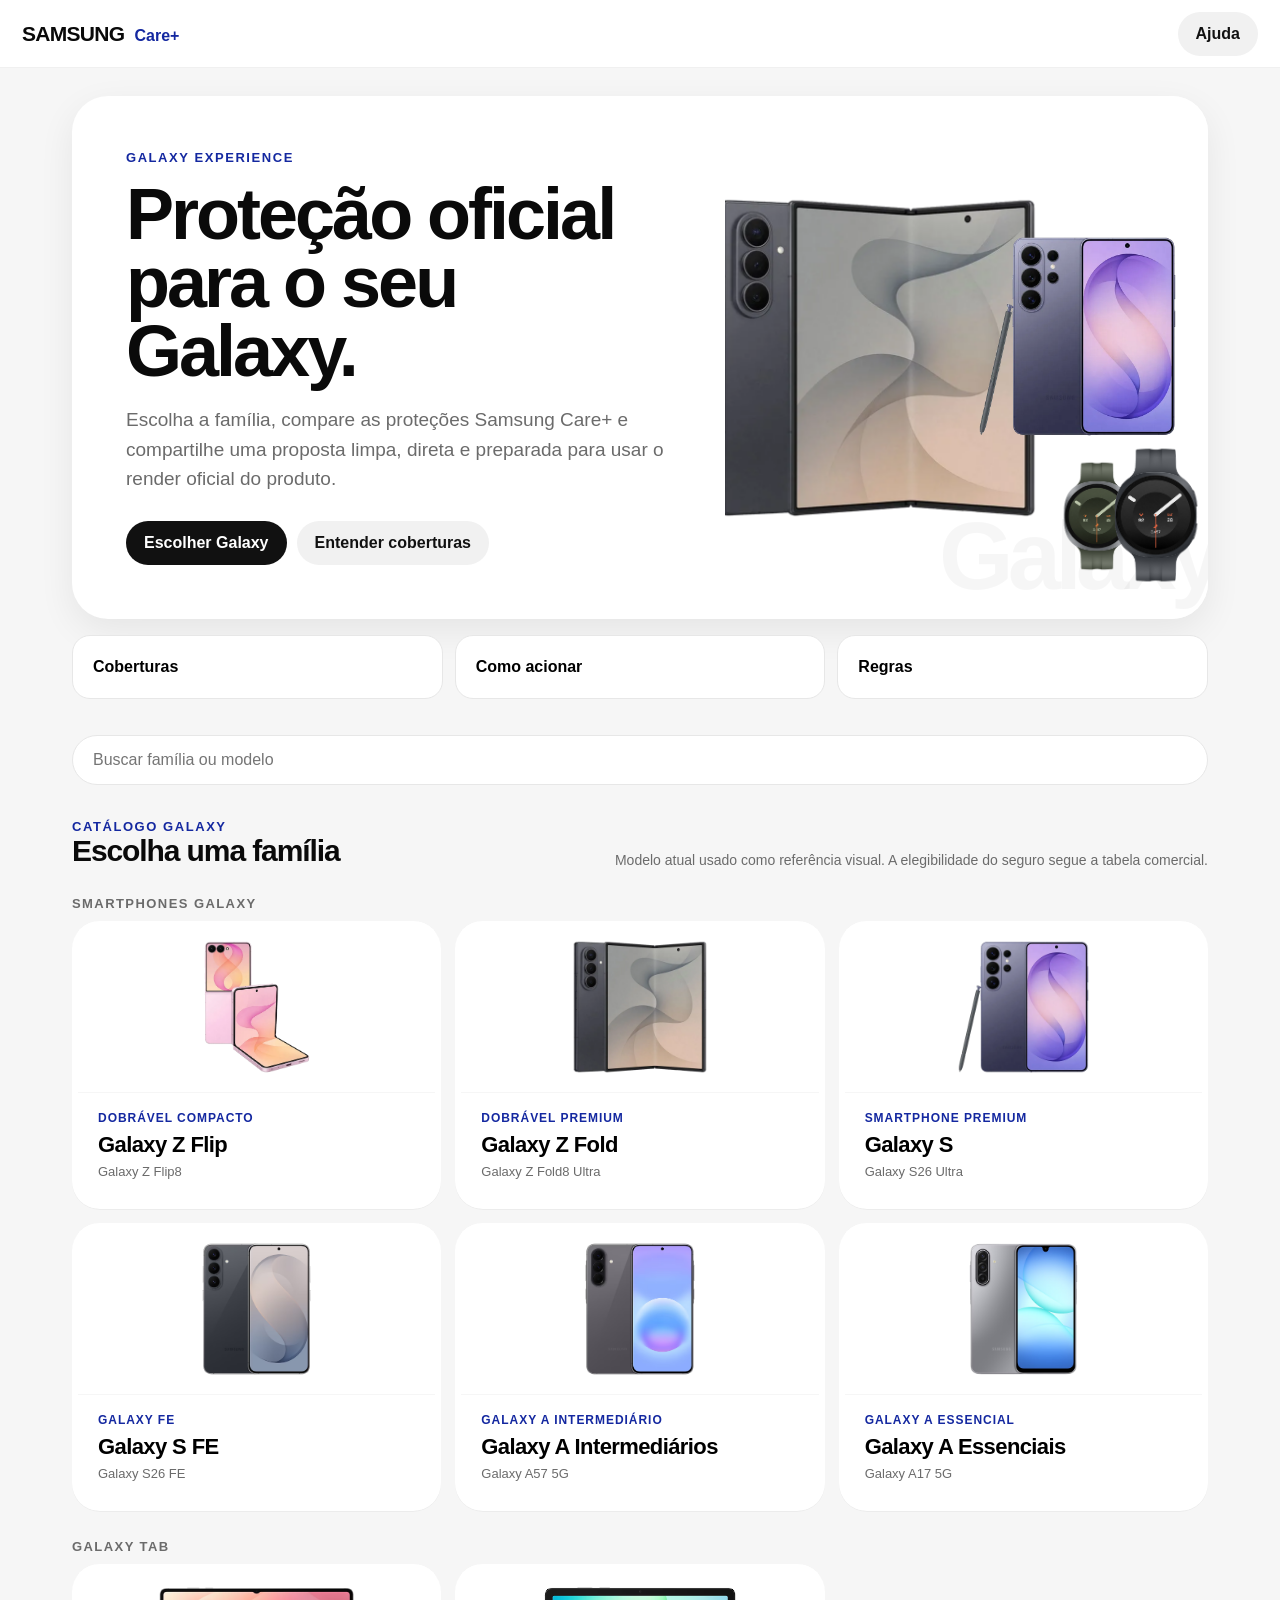
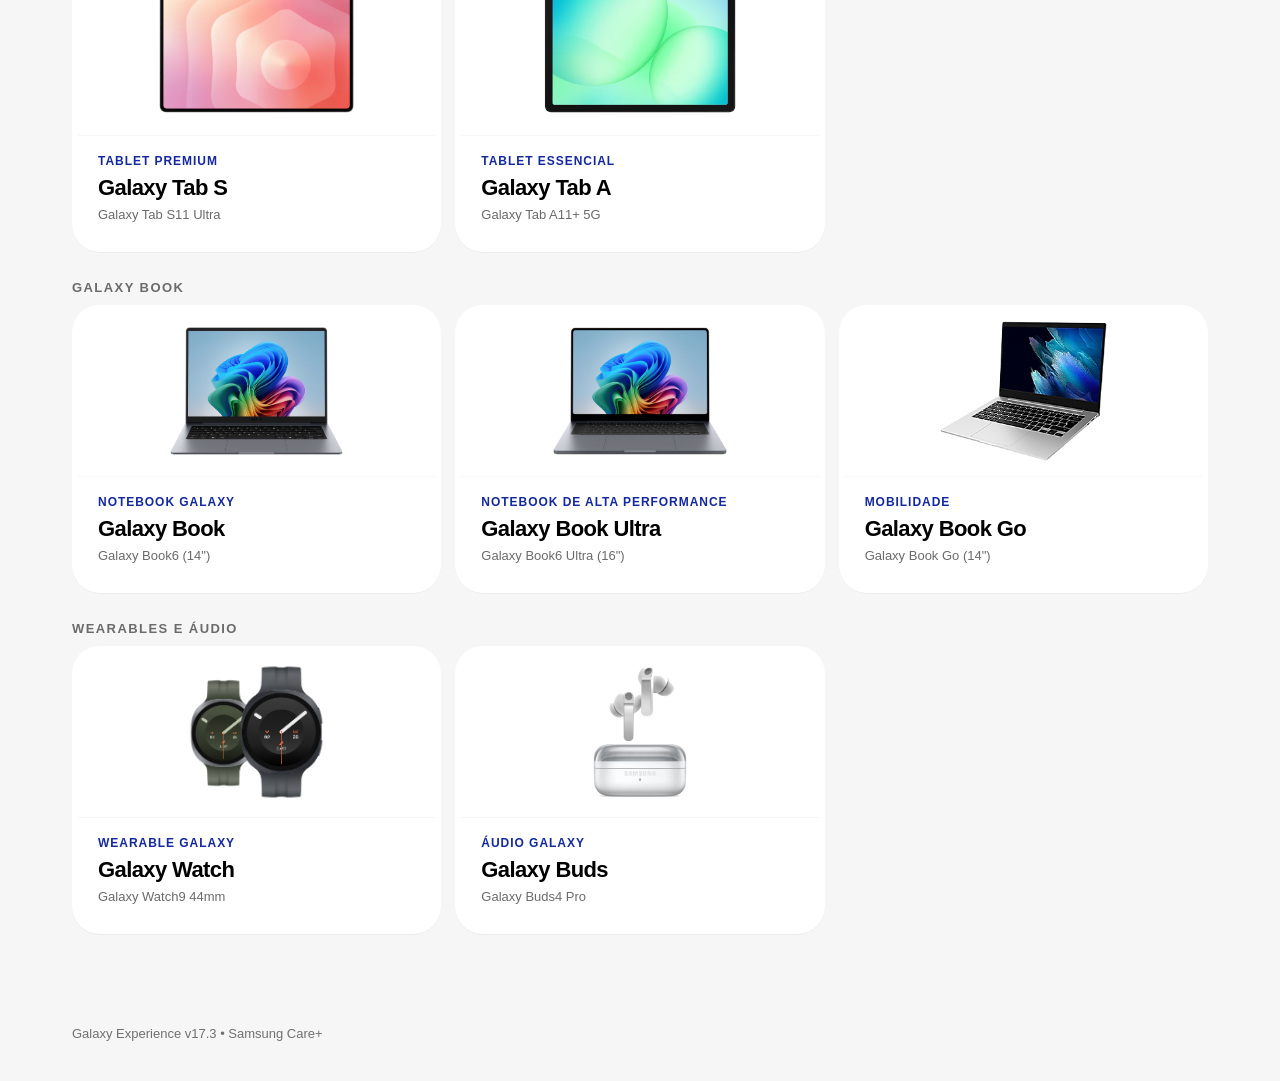
<file: index.html>
<!doctype html><html lang="pt-BR"><head><meta charset="utf-8"><meta name="viewport" content="width=device-width,initial-scale=1,viewport-fit=cover"><meta name="theme-color" content="#ffffff"><meta name="apple-mobile-web-app-capable" content="yes"><meta name="apple-mobile-web-app-status-bar-style" content="default"><title>Samsung Care+ Galaxy Experience</title><link rel="manifest" href="manifest.webmanifest"><link rel="apple-touch-icon" href="assets/icons/apple-touch-icon.png"><link rel="stylesheet" href="styles/app.css"></head><body><div class="app-shell"><header class="topbar"><div class="brand"><b>SAMSUNG</b><span>Care+</span></div><div class="top-actions"><button class="icon-btn" id="homeBtn" type="button" hidden>Início</button><button class="icon-btn" id="infoBtn" type="button">Ajuda</button></div></header><main class="main"><div class="install-banner" id="installBanner"><div><b>Instalar Galaxy Experience</b><p>Adicione à tela inicial para usar como aplicativo.</p></div><button class="primary-btn" id="installBtn" type="button">Instalar</button></div><section id="homeView"><section class="hero"><div class="hero-copy"><div class="eyebrow">Galaxy Experience</div><h1>Proteção oficial para o seu Galaxy.</h1><p>Escolha a família, compare as proteções Samsung Care+ e compartilhe uma proposta limpa, direta e preparada para usar o render oficial do produto.</p><div class="hero-actions"><button class="primary-btn" type="button" onclick="document.querySelector('#catalog').scrollIntoView()">Escolher Galaxy</button><button class="ghost-btn" type="button" id="heroHelp">Entender coberturas</button></div></div><div class="hero-art" aria-hidden="true"><div class="hero-word">Galaxy</div><img class="hero-product hero-fold" src="assets/products/zfold/galaxy-z-fold8-ultra.png" alt=""><img class="hero-product hero-s" src="assets/products/s/galaxy-s26-ultra.png" alt=""><img class="hero-product hero-watch" src="assets/products/watch/galaxy-watch9-44mm.png" alt=""></div></section><div class="quick-links"><button class="quick-link" data-help="coverage">Coberturas</button><button class="quick-link" data-help="claim">Como acionar</button><button class="quick-link" data-help="rules">Regras</button></div><div class="search-wrap"><input id="search" class="search" placeholder="Buscar família ou modelo" aria-label="Buscar família ou modelo" autocomplete="off"></div><section id="catalog"><div class="section-head"><div><div class="eyebrow">Catálogo Galaxy</div><h2>Escolha uma família</h2></div><p>Modelo atual usado como referência visual. A elegibilidade do seguro segue a tabela comercial.</p></div><div id="familyGroups"></div></section></section><section id="productView" class="product-page"><div id="familyHero"></div><div id="plansZone" class="plans-zone"></div></section></main><footer class="footer">Galaxy Experience v17.3 • Samsung Care+</footer></div><div id="modalBackdrop" class="modal-backdrop"><div id="modal" class="modal" role="dialog" aria-modal="true"></div></div><script src="js/data.js"></script><script src="js/app.js"></script></body></html>
</file>
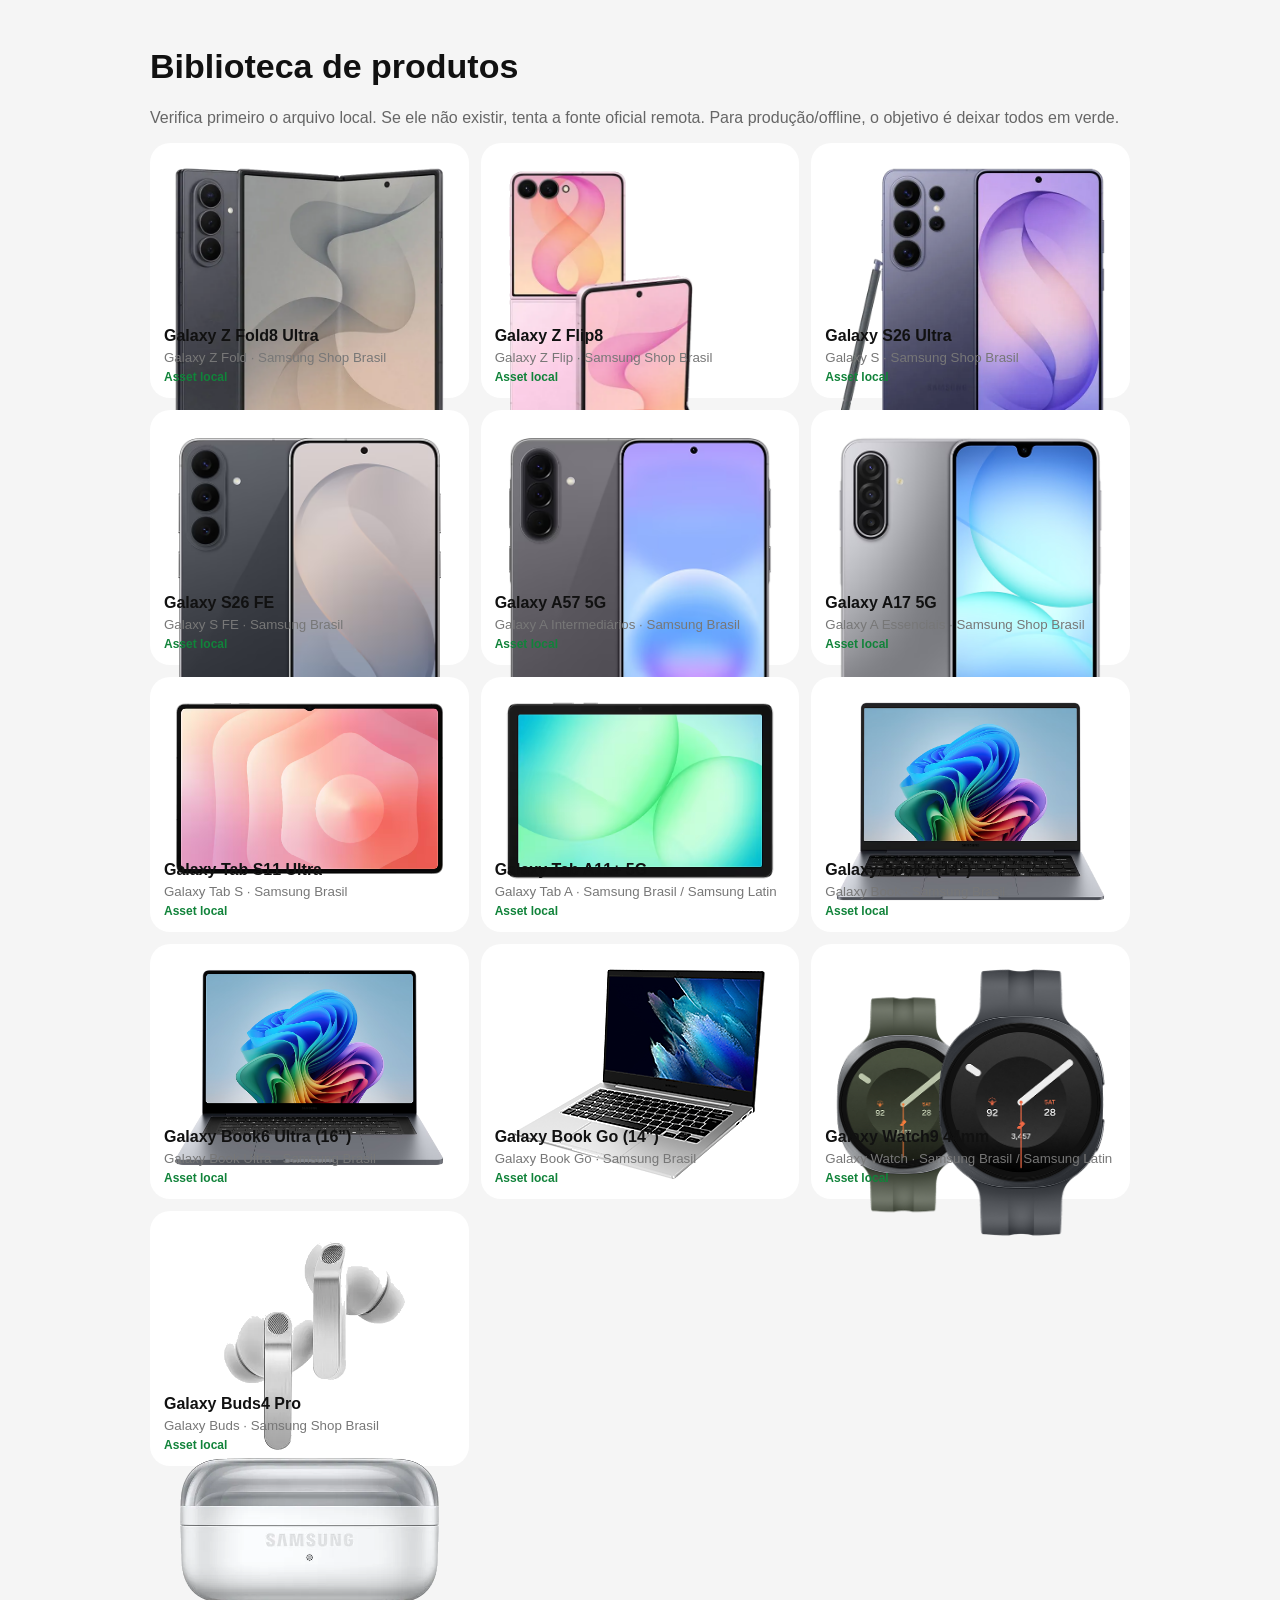
<file: asset-check.html>
<!doctype html><html lang='pt-BR'><head><meta charset='utf-8'><meta name='viewport' content='width=device-width,initial-scale=1'><title>Diagnóstico de assets</title><style>body{font-family:Arial;margin:0;background:#f5f5f5;color:#111}main{max-width:980px;margin:auto;padding:24px}h1{font-size:34px}p{color:#666}.grid{display:grid;grid-template-columns:repeat(3,1fr);gap:12px}.asset-card{background:#fff;border-radius:20px;padding:14px}.asset-img{height:170px;display:grid;place-items:center}.asset-img img{max-width:100%;max-height:100%;object-fit:contain}b,small,span{display:block}small{color:#777;margin:5px 0}.status{font-weight:800;font-size:12px}.local{color:#11833a}.remote{color:#1428a0}.missing{color:#b42318}@media(max-width:650px){.grid{grid-template-columns:repeat(2,1fr)}}</style></head><body><main><h1>Biblioteca de produtos</h1><p>Verifica primeiro o arquivo local. Se ele não existir, tenta a fonte oficial remota. Para produção/offline, o objetivo é deixar todos em verde.</p><div class='grid'><article class='asset-card'><div class='asset-img'><img src='assets/products/zfold/galaxy-z-fold8-ultra.png' data-remote='https://samsungbrshop.vtexassets.com/arquivos/ids/294698-800-auto?v=639211285173730000' alt='Galaxy Z Fold8 Ultra'></div><div><b>Galaxy Z Fold8 Ultra</b><small>Galaxy Z Fold · Samsung Shop Brasil</small><span class='status'>verificando...</span></div></article><article class='asset-card'><div class='asset-img'><img src='assets/products/zflip/galaxy-z-flip8.png' data-remote='https://samsungbrshop.vtexassets.com/arquivos/ids/294844-800-auto?v=639211344956630000' alt='Galaxy Z Flip8'></div><div><b>Galaxy Z Flip8</b><small>Galaxy Z Flip · Samsung Shop Brasil</small><span class='status'>verificando...</span></div></article><article class='asset-card'><div class='asset-img'><img src='assets/products/s/galaxy-s26-ultra.png' data-remote='https://samsungbrshop.vtexassets.com/arquivos/ids/278468-800-auto?v=639076206131900000' alt='Galaxy S26 Ultra'></div><div><b>Galaxy S26 Ultra</b><small>Galaxy S · Samsung Shop Brasil</small><span class='status'>verificando...</span></div></article><article class='asset-card'><div class='asset-img'><img src='assets/products/sfe/galaxy-s26-fe.png' data-remote='https://images.samsung.com/is/image/samsung/p6pim/br/sm-s741bzkjzto/gallery/br-galaxy-s26-fe-sm-s741-sm-s741bzkjzto-554433831?$1164_776_PNG$' alt='Galaxy S26 FE'></div><div><b>Galaxy S26 FE</b><small>Galaxy S FE · Samsung Brasil</small><span class='status'>verificando...</span></div></article><article class='asset-card'><div class='asset-img'><img src='assets/products/a/galaxy-a57-5g.png' data-remote='https://images.samsung.com/is/image/samsung/p6pim/br/sm-a576bzafzto/gallery/br-galaxy-a57-5g-sm-a576-585544-sm-a576bzafzto-552168910?$1164_776_PNG$' alt='Galaxy A57 5G'></div><div><b>Galaxy A57 5G</b><small>Galaxy A Intermediários · Samsung Brasil</small><span class='status'>verificando...</span></div></article><article class='asset-card'><div class='asset-img'><img src='assets/products/aentry/galaxy-a17-5g.png' data-remote='https://samsungbrshop.vtexassets.com/arquivos/ids/266302-800-auto?v=638926744702900000' alt='Galaxy A17 5G'></div><div><b>Galaxy A17 5G</b><small>Galaxy A Essenciais · Samsung Shop Brasil</small><span class='status'>verificando...</span></div></article><article class='asset-card'><div class='asset-img'><img src='assets/products/tabs/galaxy-tab-s11-ultra.png' data-remote='https://samsungbrshop.vtexassets.com/arquivos/ids/291276-800-auto?v=639197229859770000' alt='Galaxy Tab S11 Ultra'></div><div><b>Galaxy Tab S11 Ultra</b><small>Galaxy Tab S · Samsung Brasil</small><span class='status'>verificando...</span></div></article><article class='asset-card'><div class='asset-img'><img src='assets/products/taba/galaxy-tab-a11-plus-5g.png' data-remote='https://samsungbrshop.vtexassets.com/arquivos/ids/291328-800-auto?v=639197235689530000' alt='Galaxy Tab A11+ 5G'></div><div><b>Galaxy Tab A11+ 5G</b><small>Galaxy Tab A · Samsung Brasil / Samsung Latin</small><span class='status'>verificando...</span></div></article><article class='asset-card'><div class='asset-img'><img src='assets/products/book/galaxy-book6.png' data-remote='https://images.samsung.com/is/image/samsung/p6pim/br/np740vjg-la3br/gallery/br-galaxy-book6-14-inch-np740vjgf-600690-np740vjg-la3br-553876209?$1164_776_PNG$' alt='Galaxy Book6 (14")'></div><div><b>Galaxy Book6 (14")</b><small>Galaxy Book · Samsung Brasil</small><span class='status'>verificando...</span></div></article><article class='asset-card'><div class='asset-img'><img src='assets/products/bookultra/galaxy-book6-ultra.png' data-remote='https://images.samsung.com/is/image/samsung/p6pim/br/np960ujh-yg1br/gallery/br-galaxy-book6-ultra-16-inch-np960ujhe-np960ujh-yg1br-553879477?$1164_776_PNG$' alt='Galaxy Book6 Ultra (16")'></div><div><b>Galaxy Book6 Ultra (16")</b><small>Galaxy Book Ultra · Samsung Brasil</small><span class='status'>verificando...</span></div></article><article class='asset-card'><div class='asset-img'><img src='assets/products/bookgo/galaxy-book-go.png' data-remote='https://images.samsung.com/is/image/samsung/p6pim/br/np340xla-k0abr/gallery/br-samsung-book-np340xla-k0abr-front-silver-547344185?$1164_776_PNG$' alt='Galaxy Book Go (14")'></div><div><b>Galaxy Book Go (14")</b><small>Galaxy Book Go · Samsung Brasil</small><span class='status'>verificando...</span></div></article><article class='asset-card'><div class='asset-img'><img src='assets/products/watch/galaxy-watch9-44mm.png' data-remote='https://shop.samsung.com/latin/cac/pub/media/catalog/product/f/9/f9_000_set-cut-all-44mm.png' alt='Galaxy Watch9 44mm'></div><div><b>Galaxy Watch9 44mm</b><small>Galaxy Watch · Samsung Brasil / Samsung Latin</small><span class='status'>verificando...</span></div></article><article class='asset-card'><div class='asset-img'><img src='assets/products/buds/galaxy-buds4-pro.png' data-remote='https://samsungbrshop.vtexassets.com/arquivos/ids/279088-800-auto?v=639076254339170000' alt='Galaxy Buds4 Pro'></div><div><b>Galaxy Buds4 Pro</b><small>Galaxy Buds · Samsung Shop Brasil</small><span class='status'>verificando...</span></div></article></div></main><script>document.querySelectorAll('.asset-card img').forEach(img=>{img.onload=()=>{let s=img.closest('.asset-card').querySelector('.status');s.textContent=img.dataset.remoteTried?'Fonte oficial remota':'Asset local';s.className='status '+(img.dataset.remoteTried?'remote':'local')};img.onerror=()=>{if(!img.dataset.remoteTried&&img.dataset.remote){img.dataset.remoteTried='1';img.src=img.dataset.remote;return}let s=img.closest('.asset-card').querySelector('.status');s.textContent='Imagem indisponível';s.className='status missing';img.remove()}})</script></body></html>
</file>
<file: styles/app.css>
:root{--bg:#f6f6f6;--surface:#fff;--ink:#0a0a0a;--muted:#6b6b6b;--line:#e7e7e7;--blue:#1428a0;--soft:#f2f4ff;--radius:28px;--shadow:0 12px 36px rgba(0,0,0,.07)}
*{box-sizing:border-box}html{font-family:Arial,Helvetica,sans-serif;background:var(--bg);color:var(--ink);scroll-behavior:smooth}body{margin:0;min-height:100vh}button,a{font:inherit}.app-shell{min-height:100vh}.topbar{position:sticky;top:0;z-index:20;height:68px;display:flex;align-items:center;justify-content:space-between;padding:0 22px;background:rgba(255,255,255,.94);backdrop-filter:blur(16px);border-bottom:1px solid rgba(0,0,0,.06)}.brand{display:flex;align-items:baseline;gap:10px}.brand b{font-size:21px;letter-spacing:-.7px}.brand span{font-weight:800;color:var(--blue)}.top-actions{display:flex;gap:8px}.icon-btn,.ghost-btn,.primary-btn{border:0;cursor:pointer;min-height:44px;border-radius:999px;padding:0 18px;font-weight:800}.icon-btn,.ghost-btn{background:#f1f1f1;color:#111}.primary-btn{background:#111;color:#fff}.main{width:min(1180px,100%);margin:auto;padding:28px 22px 64px}.hero{display:grid;grid-template-columns:1.15fr .85fr;min-height:380px;background:#fff;border-radius:36px;overflow:hidden;box-shadow:var(--shadow)}.hero-copy{padding:54px}.eyebrow{font-size:13px;font-weight:900;letter-spacing:.12em;text-transform:uppercase;color:var(--blue)}.hero h1{font-size:clamp(42px,6vw,72px);line-height:.95;letter-spacing:-3px;margin:15px 0 20px}.hero p{max-width:620px;font-size:19px;line-height:1.55;color:var(--muted)}.hero-actions{display:flex;gap:10px;flex-wrap:wrap;margin-top:28px}.hero-art{position:relative;display:flex;align-items:center;justify-content:center;background:#fff;min-height:360px;overflow:hidden}.hero-word{position:absolute;right:-10px;bottom:8px;font-size:96px;font-weight:900;letter-spacing:-6px;color:rgba(0,0,0,.035);user-select:none}.hero-product{position:absolute;object-fit:contain;pointer-events:none;user-select:none}.hero-fold{width:72%;height:72%;left:-5%;top:14%}.hero-s{width:44%;height:72%;right:5%;top:10%;z-index:2}.hero-watch{width:30%;height:36%;right:1%;bottom:2%;z-index:3}.quick-links{display:grid;grid-template-columns:repeat(3,1fr);gap:12px;margin:16px 0 36px}.quick-link{border:1px solid var(--line);background:#fff;border-radius:18px;padding:17px 20px;text-align:left;font-weight:800;cursor:pointer;min-height:64px}.section-head{display:flex;align-items:end;justify-content:space-between;gap:20px;margin:34px 0 16px}.section-head h2{font-size:30px;letter-spacing:-1.1px;margin:0}.section-head p{margin:0;color:var(--muted);font-size:14px}.family-group{margin:28px 0}.family-group-title{font-size:13px;font-weight:900;color:var(--muted);text-transform:uppercase;letter-spacing:.11em;margin:0 0 10px}.family-grid{display:grid;grid-template-columns:repeat(3,minmax(0,1fr));gap:14px}.family-card{position:relative;display:grid;grid-template-rows:180px auto;border:0;background:#fff;border-radius:28px;overflow:hidden;text-align:left;cursor:pointer;box-shadow:0 1px 0 rgba(0,0,0,.04);transition:.22s transform,.22s box-shadow}.family-card:hover{transform:translateY(-3px);box-shadow:var(--shadow)}.product-stage{position:relative;display:flex;align-items:center;justify-content:center;background:#fff;overflow:hidden}.product-stage img{width:100%;height:100%;object-fit:contain;padding:12px;opacity:0;transition:.2s opacity}.product-stage img.ready{opacity:1}.product-fallback{position:absolute;inset:0;display:grid;place-items:center;background:radial-gradient(circle at 50% 40%,#fff 0,#f5f5f5 62%,#ededed 100%);color:#aaa;font-weight:900;font-size:18px;letter-spacing:-.4px;text-align:center;padding:18px}.product-stage img.ready+.product-fallback{display:none}.family-body{padding:18px 20px 20px}.family-type{font-size:12px;color:var(--blue);font-weight:900;text-transform:uppercase;letter-spacing:.08em}.family-body h3{margin:8px 0 6px;font-size:22px;letter-spacing:-.6px}.family-model{font-size:13px;color:var(--muted)}.product-page{display:none}.product-page.active{display:block}.family-hero{display:grid;grid-template-columns:1fr 1fr;background:#fff;border-radius:36px;overflow:hidden;min-height:430px;box-shadow:var(--shadow)}.family-hero-copy{padding:48px}.family-hero-copy h1{font-size:52px;line-height:1;margin:12px 0 16px;letter-spacing:-2.3px}.family-hero-copy p{font-size:18px;line-height:1.5;color:var(--muted)}.model-chip{display:inline-flex;background:#f4f4f4;border-radius:999px;padding:10px 14px;font-size:13px;font-weight:800;margin-top:12px}.family-hero-art{display:flex;align-items:center;justify-content:center;background:#fff;min-height:420px}.family-hero-art .product-stage{width:100%;height:100%;min-height:420px}.family-hero-art .product-stage img{padding:34px}.back-btn{border:0;background:transparent;font-weight:900;cursor:pointer;padding:8px 0;margin-bottom:10px}.plans-zone{margin-top:28px}.club-zone{background:#080808;color:#fff;border-radius:32px;padding:28px;margin-bottom:22px}.club-head{display:flex;justify-content:space-between;gap:18px;align-items:start;margin-bottom:18px}.club-head h2{margin:5px 0 0;font-size:30px}.club-head p{margin:0;color:#b9b9b9;max-width:520px}.club-pill{background:#fff;color:#000;padding:8px 12px;border-radius:999px;font-weight:900;font-size:12px}.plans-grid{display:grid;grid-template-columns:repeat(3,minmax(0,1fr));gap:14px}.plan-card{background:#fff;color:#111;border-radius:24px;padding:22px;display:flex;flex-direction:column;min-height:330px}.club-zone .plan-card{background:#151515;color:#fff;border:1px solid #242424}.plan-tag{font-size:12px;font-weight:900;color:var(--blue);text-transform:uppercase;letter-spacing:.08em}.club-zone .plan-tag{color:#aeb8ff}.plan-card h3{font-size:23px;letter-spacing:-.7px;margin:9px 0 8px}.plan-desc{color:var(--muted);line-height:1.45;font-size:14px;min-height:60px}.club-zone .plan-desc{color:#bdbdbd}.price-block{display:flex;align-items:end;justify-content:space-between;gap:14px;margin:18px 0}.monthly small{display:block;color:var(--muted);font-weight:700}.monthly strong{font-size:34px;letter-spacing:-1.4px}.club-zone .monthly small{color:#aaa}.total{font-size:12px;color:var(--muted);text-align:right}.total b{font-size:16px;color:inherit}.rule-row{display:flex;gap:7px;flex-wrap:wrap;margin-bottom:18px}.rule-chip{font-size:11px;font-weight:800;background:#f2f2f2;border-radius:999px;padding:8px 10px}.club-zone .rule-chip{background:#242424;color:#eee}.plan-btn{margin-top:auto;border:0;border-radius:999px;background:#111;color:#fff;font-weight:900;min-height:44px;cursor:pointer}.club-zone .plan-btn{background:#fff;color:#000}.commercial-note{color:#7a7a7a;font-size:12px;line-height:1.45;margin-top:18px;padding:0 2px}.modal-backdrop{position:fixed;inset:0;background:rgba(0,0,0,.52);display:none;align-items:center;justify-content:center;padding:18px;z-index:50}.modal-backdrop.open{display:flex}.modal{width:min(760px,100%);max-height:88vh;overflow:auto;background:#fff;border-radius:28px;padding:24px;box-shadow:0 30px 100px rgba(0,0,0,.28)}.modal-close{float:right;border:0;width:44px;height:44px;border-radius:50%;background:#f2f2f2;font-size:24px;cursor:pointer}.modal h2{font-size:31px;letter-spacing:-1px;margin:10px 0 8px}.modal-sub{color:var(--muted);line-height:1.5;margin-bottom:20px}.detail-grid{display:grid;grid-template-columns:repeat(2,1fr);gap:10px}.detail-box{background:#f7f7f7;border-radius:18px;padding:16px}.detail-box b{display:block;margin-bottom:6px}.detail-section{border-top:1px solid var(--line);padding:16px 0}.detail-section h3{margin:0 0 8px;font-size:17px}.detail-section p,.detail-section li{color:#555;line-height:1.5;font-size:14px}.share-preview{width:100%;border-radius:24px;background:#f4f4f4;padding:10px;margin-top:12px}.footer{width:min(1180px,100%);margin:auto;padding:0 22px 40px;color:#888;font-size:12px}.search-wrap{margin:22px 0}.search{width:100%;border:1px solid var(--line);background:#fff;border-radius:999px;padding:15px 20px;font-size:16px;outline:none}.search:focus{border-color:#aeb8ff;box-shadow:0 0 0 4px rgba(20,40,160,.08)}.install-banner{display:none;margin-bottom:16px;background:#111;color:#fff;border-radius:22px;padding:18px 20px;align-items:center;justify-content:space-between;gap:16px}.install-banner.show{display:flex}.install-banner p{margin:0;color:#ccc;font-size:13px}.install-banner b{display:block;color:#fff;font-size:15px;margin-bottom:3px}
@media(max-width:900px){.hero,.family-hero{grid-template-columns:1fr}.hero-art{min-height:300px}.hero-fold{width:62%;height:66%;left:3%;top:17%}.hero-s{width:43%;height:68%;right:7%;top:10%}.hero-watch{width:29%;height:31%;right:3%;bottom:4%}.family-hero-art{min-height:320px}.family-hero-art .product-stage{min-height:320px}.family-grid,.plans-grid{grid-template-columns:repeat(2,minmax(0,1fr))}.hero-copy,.family-hero-copy{padding:34px}}
@media(max-width:600px){.topbar{height:64px;padding:0 14px}.brand b{font-size:18px}.main{padding:16px 12px 40px}.hero{border-radius:28px}.hero-copy{padding:28px 22px}.hero h1{font-size:43px;letter-spacing:-2px}.hero p{font-size:16px}.hero-art{min-height:225px}.hero-word{font-size:58px;right:8px;bottom:0}.hero-fold{width:62%;height:64%;left:0;top:18%}.hero-s{width:43%;height:66%;right:5%;top:11%}.hero-watch{width:29%;height:30%;right:2%;bottom:5%}.quick-links{grid-template-columns:1fr 1fr 1fr;gap:7px}.quick-link{padding:12px 8px;font-size:12px;text-align:center;min-height:52px}.section-head h2{font-size:25px}.section-head p{display:none}.family-grid{grid-template-columns:repeat(2,minmax(0,1fr));gap:9px}.family-card{grid-template-rows:128px auto;border-radius:22px}.family-body{padding:14px}.family-body h3{font-size:16px}.family-model{font-size:11px}.family-type{font-size:10px}.family-hero{border-radius:28px}.family-hero-copy{padding:26px 22px 16px}.family-hero-copy h1{font-size:38px;letter-spacing:-1.7px}.family-hero-copy p{font-size:15px}.family-hero-art,.family-hero-art .product-stage{min-height:280px}.family-hero-art .product-stage img{padding:20px}.plans-grid{grid-template-columns:1fr}.club-zone{padding:20px 14px;border-radius:26px}.club-head{flex-direction:column}.club-head h2{font-size:25px}.plan-card{min-height:0;padding:18px;border-radius:20px}.plan-desc{min-height:0}.detail-grid{grid-template-columns:1fr}.modal-backdrop{align-items:flex-end;padding:0}.modal{width:100%;height:min(90dvh,850px);max-height:90dvh;border-radius:26px 26px 0 0;padding:18px}.modal-close{position:sticky;top:0;margin-left:auto;display:grid;place-items:center;z-index:4}.install-banner{border-radius:18px}.footer{padding:0 14px 30px}}
@media(max-width:350px){.family-grid{grid-template-columns:1fr}.quick-links{grid-template-columns:1fr}.family-card{grid-template-columns:112px 1fr;grid-template-rows:1fr}.product-stage{min-height:110px}.family-body{align-self:center}}

@media(min-width:901px){.club-zone{display:grid;grid-template-columns:minmax(0,1fr) minmax(300px,360px);gap:28px;align-items:stretch}.club-zone .club-head{margin-bottom:0;flex-direction:column;justify-content:space-between}.club-zone .plans-grid{grid-template-columns:1fr}.plans-grid.plan-count-4{grid-template-columns:repeat(4,minmax(0,1fr))}.plans-grid.plan-count-5{grid-template-columns:repeat(3,minmax(0,1fr))}}

/* Family-specific framing for source renders with extra whitespace */
.family-card .product-bookgo img{transform:scale(1.08);transform-origin:center}
.family-hero-art .product-bookgo img{transform:scale(1.06);transform-origin:center}
@media(max-width:600px){.family-card .product-bookgo img{transform:scale(1.12)}.family-hero-art .product-bookgo img{transform:scale(1.08)}}


/* v17.3 — visual consistency polish */
.family-card{
  grid-template-rows:170px auto;
  min-height:286px;
}
.family-media{
  position:relative;
  height:170px;
  min-height:0;
  overflow:hidden;
  background:#fff;
}
.family-media .product-stage{
  width:100%;
  height:100%;
  min-height:0;
}
.family-media .product-stage img{
  padding:14px 18px;
}
.family-body{
  position:relative;
  z-index:2;
  min-height:116px;
  background:#fff;
  border-top:1px solid rgba(0,0,0,.035);
}
.family-body h3{
  line-height:1.08;
}
.family-model{
  line-height:1.35;
}

.family-hero{
  min-height:390px;
  grid-template-columns:minmax(0,1.04fr) minmax(360px,.96fr);
}
.family-hero-copy{
  padding:40px 44px;
}
.family-hero-copy h1{
  font-size:48px;
  margin:10px 0 14px;
}
.family-hero-copy p{
  margin:0;
  max-width:540px;
}
.family-hero-art{
  height:390px;
  min-height:390px;
}
.family-hero-art .product-stage{
  width:100%;
  height:100%;
  min-height:0;
}
.family-hero-art .product-stage img{
  padding:28px 34px;
  max-width:100%;
  max-height:100%;
}

/* Portrait accessories need visual breathing room, but no extra hero height. */
.family-hero-watch .family-hero-art .product-stage img,
.family-hero-buds .family-hero-art .product-stage img{
  padding:34px 72px;
}

/* Premium block: denser, more informative, less empty. */
.club-zone{
  padding:24px;
}
.club-head{
  gap:14px;
}
.club-benefits{
  display:flex;
  flex-wrap:wrap;
  gap:8px;
  margin-top:18px;
}
.club-benefits span{
  display:inline-flex;
  align-items:center;
  min-height:32px;
  padding:0 11px;
  border-radius:999px;
  background:#1d1d1d;
  border:1px solid #2c2c2c;
  color:#ededed;
  font-size:11px;
  font-weight:800;
}
.club-zone .plan-card{
  min-height:286px;
}

/* Center five-plan layouts instead of leaving a 3+2 ragged row. */
@media(min-width:901px){
  .plans-grid.plan-count-5{
    grid-template-columns:repeat(6,minmax(0,1fr));
  }
  .plans-grid.plan-count-5 .plan-card{
    grid-column:span 2;
  }
  .plans-grid.plan-count-5 .plan-card:nth-child(4){
    grid-column:2 / span 2;
  }
  .plans-grid.plan-count-5 .plan-card:nth-child(5){
    grid-column:4 / span 2;
  }
  .plans-grid.plan-count-4{
    grid-template-columns:repeat(4,minmax(0,1fr));
  }
  .modal.modal-compact{
    width:min(560px,100%);
  }
}

/* Secondary/legal copy remains legible on store devices. */
.commercial-note{
  color:#626262;
  font-size:13px;
  line-height:1.55;
  max-width:980px;
}
.footer{
  color:#707070;
  font-size:13px;
}

@media(max-width:900px){
  .family-hero{
    grid-template-columns:1fr;
    min-height:0;
  }
  .family-hero-copy{
    padding:28px 24px 14px;
  }
  .family-hero-copy h1{
    font-size:40px;
  }
  .family-hero-art,
  .family-hero-art .product-stage{
    height:300px;
    min-height:300px;
  }
}

@media(max-width:600px){
  .family-card{
    grid-template-rows:138px auto;
    min-height:0;
  }
  .family-media{
    height:138px;
  }
  .family-media .product-stage img{
    padding:10px 12px;
  }
  .family-body{
    min-height:106px;
    padding:14px 14px 16px;
  }
  .family-body h3{
    margin:7px 0 5px;
  }

  .family-hero-copy{
    padding:22px 20px 10px;
  }
  .family-hero-copy h1{
    font-size:36px;
    line-height:1.02;
    margin:8px 0 10px;
  }
  .family-hero-copy p{
    font-size:14px;
    line-height:1.42;
  }
  .model-chip{
    font-size:12px;
    padding:8px 11px;
    margin-top:10px;
  }
  .family-hero-art,
  .family-hero-art .product-stage{
    height:250px;
    min-height:250px;
  }
  .family-hero-art .product-stage img{
    padding:18px 24px;
  }
  .family-hero-watch .family-hero-art .product-stage img,
  .family-hero-buds .family-hero-art .product-stage img{
    padding:24px 62px;
  }

  .club-zone{
    padding:18px 14px;
  }
  .club-benefits{
    margin-top:12px;
    gap:6px;
  }
  .club-benefits span{
    min-height:30px;
    font-size:10px;
    padding:0 9px;
  }

  .modal.modal-compact{
    height:auto;
    min-height:0;
    max-height:70dvh;
    padding-bottom:24px;
  }
  .modal.modal-compact .modal-sub{
    margin-bottom:4px;
  }

  .search{
    padding:14px 18px;
  }
  .commercial-note{
    font-size:12px;
    line-height:1.5;
  }
}

@media(max-width:350px){
  .family-card{
    grid-template-columns:120px 1fr;
    grid-template-rows:1fr;
    min-height:124px;
  }
  .family-media{
    height:124px;
  }
  .family-body{
    min-height:124px;
    border-top:0;
    border-left:1px solid rgba(0,0,0,.035);
  }
}
</file>
